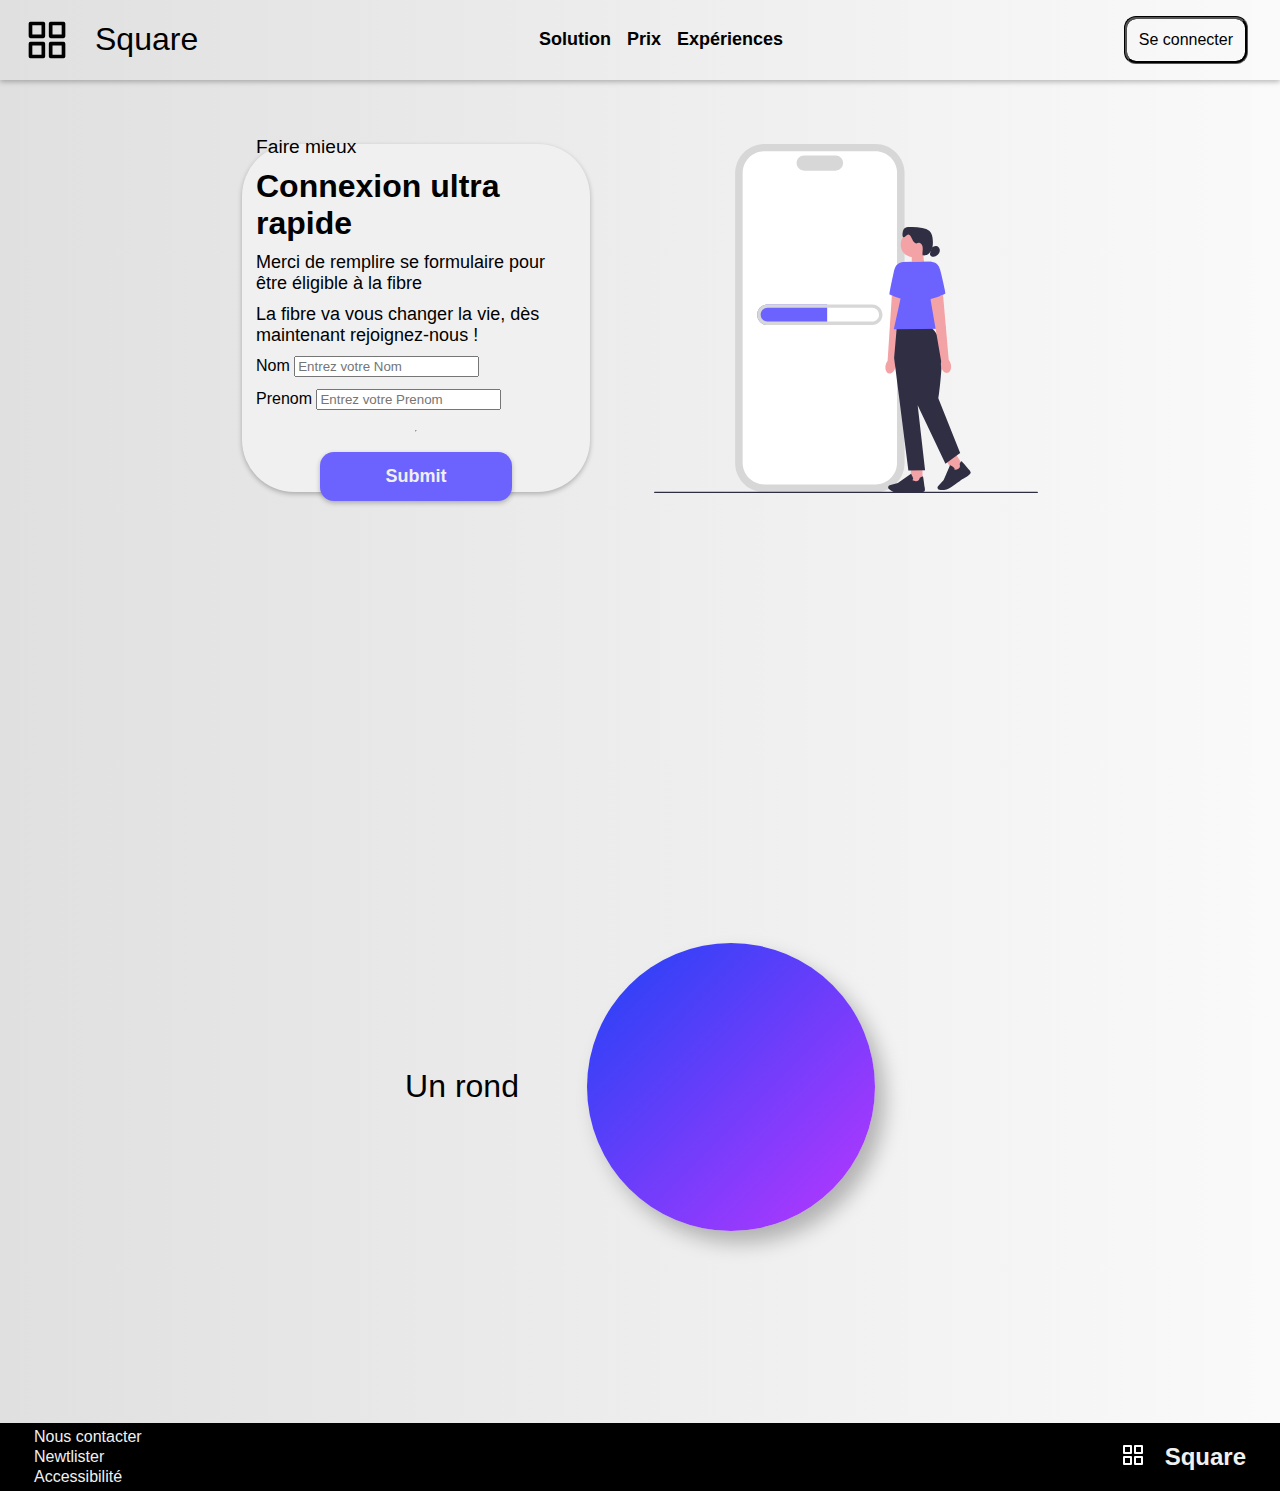
<file: index.html>
<!DOCTYPE html>
<html lang="fr">

<head>
    <meta charset="UTF-8">
    <meta name="viewport" content="width=device-width, initial-scale=1.0">
    <title>Site de Forme</title>
    <link rel="stylesheet" href="styles/style.css">
</head>

<body>
    <header>
        <svg class="logo" xmlns="http://www.w3.org/2000/svg" width="44" height="44" viewBox="0 0 24 24" fill="none"
            stroke="#000000" stroke-width="2" stroke-linecap="round" stroke-linejoin="round">
            <rect x="3" y="3" width="7" height="7"></rect>
            <rect x="14" y="3" width="7" height="7"></rect>
            <rect x="14" y="14" width="7" height="7"></rect>
            <rect x="3" y="14" width="7" height="7"></rect>
        </svg>
        <a href="/index.html" style="text-decoration: none;" class="acc">
            <h1>Square</h1>
        </a>
        <a href="" class="menu" style="text-decoration: none;">Solution</a>
        <a href="" class="menu" style="text-decoration: none;">Prix</a>
        <a href="#okk" class="menu" style="text-decoration: none;">Expériences</a>
        <a href="/pages/connexion.html" class="ytb" style="text-decoration:none">Se connecter</a>
    </header>
    <main class="principal">
        <div class="formulaire">
            <div class="FM">Faire mieux</div>
            <div class="CR">Connexion ultra rapide</div>
            <div class="texte">Merci de remplire se formulaire pour être éligible à la fibre</div>
            <div class="texte">La fibre va vous changer la vie, dès maintenant rejoignez-nous !</div>
            <form class="test">
                <div><label>Nom <input type="text" name="nom" required placeholder="Entrez votre Nom"></label></div>
                <div><label>Prenom <input type="text" name="prenom" required placeholder="Entrez votre Prenom"></label>
                </div>
                <hr>
                <input type="submit" name="envoyer" class="ok">
            </form>
        </div>
        <img class="conn"
            src="images/undraw_undraw_undraw_undraw_undraw_undraw_completion_iqwr_-1-_i0cm_-1-_dai9_-1-_79hl_-1-_mo5e_-1-_6d0e.svg"
            alt="connection">
    </main>
    <main class="figure">
        <div class="titree">Un rond</div>
        <div class="rond" id="okk"></div>
    </main>
    <main>
        <div class="bas_head">
            <div class="infoo">
                <div class="1">Nous contacter</div>
                <div class="2">Newtlister</div>
                <div class="3">Accessibilité</div>
            </div>
            <div class="logo2">
                <div><svg class="logo" xmlns="http://www.w3.org/2000/svg" width="24" height="24" viewBox="0 0 24 24"
                        fill="none" stroke="#FFF" stroke-width="2" stroke-linecap="round" stroke-linejoin="round">
                        <rect x="3" y="3" width="7" height="7"></rect>
                        <rect x="14" y="3" width="7" height="7"></rect>
                        <rect x="14" y="14" width="7" height="7"></rect>
                        <rect x="3" y="14" width="7" height="7"></rect>
                    </svg></div>
                <h2>Square</h2>
            </div>
        </div>
    </main>


</body>

</html>
</file>
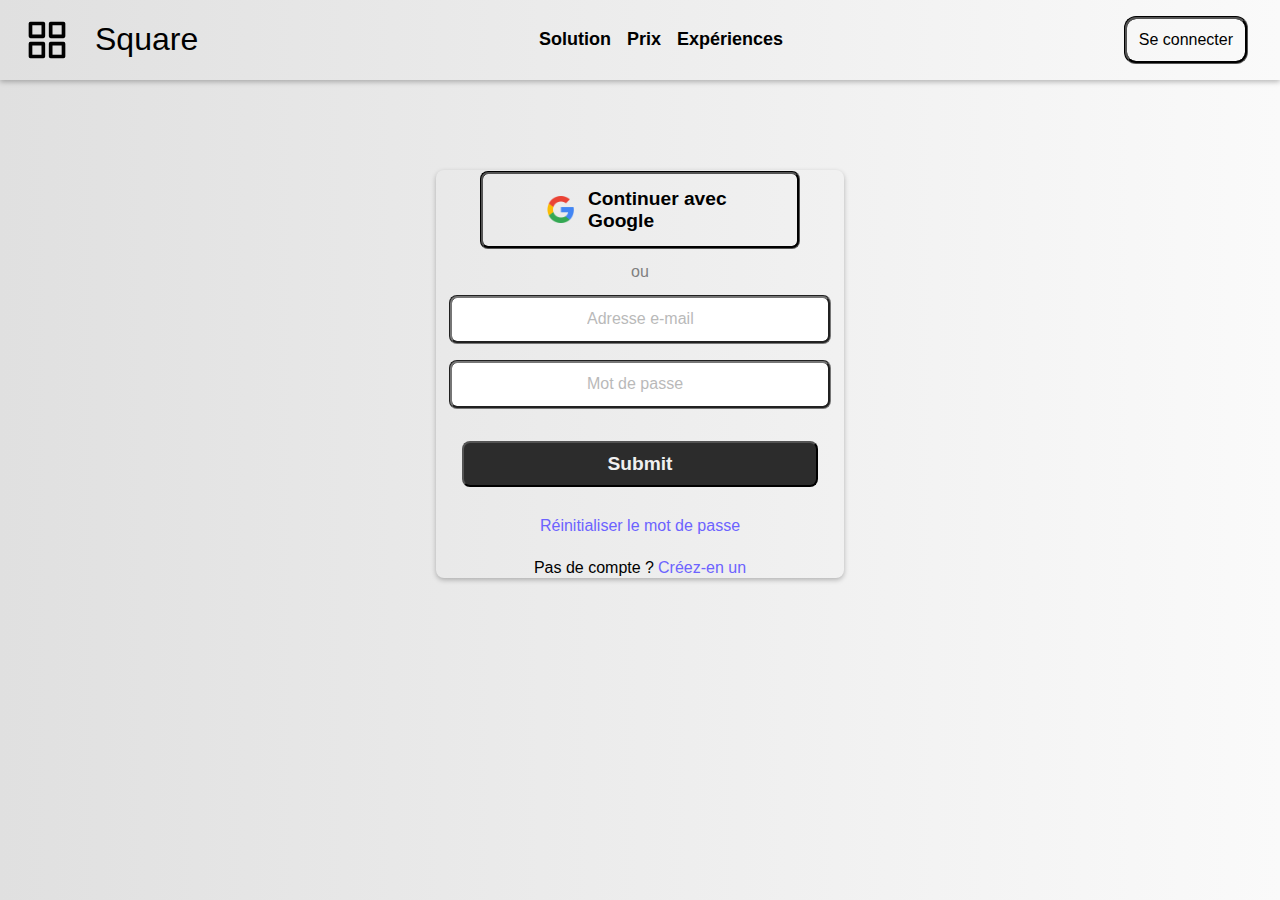
<file: pages/connexion.html>
<!DOCTYPE html>
<html lang="fr">

<head>
    <meta charset="UTF-8">
    <meta name="viewport" content="width=device-width, initial-scale=1.0">
    <title>Site de Forme</title>
    <link rel="stylesheet" href="/styles/style_cx.css">
</head>

<body>
    <header>
        <svg class="logo" xmlns="http://www.w3.org/2000/svg" width="44" height="44" viewBox="0 0 24 24" fill="none"
            stroke="#000000" stroke-width="2" stroke-linecap="round" stroke-linejoin="round">
            <rect x="3" y="3" width="7" height="7"></rect>
            <rect x="14" y="3" width="7" height="7"></rect>
            <rect x="14" y="14" width="7" height="7"></rect>
            <rect x="3" y="14" width="7" height="7"></rect>
        </svg>
        <a href="/index.html" style="text-decoration: none;" class="acc">
            <h1>Square</h1>
        </a>
        <a href="" class="menu" style="text-decoration: none;">Solution</a>
        <a href="" class="menu" style="text-decoration: none;">Prix</a>
        <a href="/index.html#okk" class="menu" style="text-decoration: none;">Expériences</a>
        <a href="" class="ytb" style="text-decoration:none">Se connecter</a>
    </header>
    <main>
        <div class="menu_cx">
            <a href="" style="text-decoration: none;" class="google"><img src="/images/google_logo_icon_169090.png"
                    alt="">Continuer avec Google</a>
            <div class="ou">ou</div>
            <form class="form_cx">
                <div><label><input type="email" name="email" class="rens" required placeholder="Adresse e-mail"
                            pattern="[a-z0-9._%+-]+@[a-z0-9.-]+\.[a-z]{2,}$"></label></div>
                <div><input type="password" name="mdp" class="rens" required placeholder="Mot de passe"
                        pattern="(?=.*\d)(?=.*[a-z])(?=.*[A-Z]).{8,}"
                        title="Pas assez complexe, il faut au moins : 8 caractères, une majuscule, une minuscule et un nombre">
                </div>
                <div><input type="submit" name="envoyer" class="envoyer" ></div>
            </form>
            <a href="" class="crea_comp" style="text-decoration: none;">Réinitialiser le mot de passe</a>
            <div class="crea">
                <div>Pas de compte ?</div>
                <a href="" class="crea_comp2" style="text-decoration: none;">Créez-en un</a>
            </div>
        </div>
    </main>

</body>

</html>
</file>
<file: styles/style.css>
body {
    margin: 0;
    font-family: Arial, Helvetica, sans-serif;
    background: rgb(224, 224, 224);
    background: linear-gradient(90deg, rgba(224, 224, 224, 1) 0%, rgba(250, 250, 250, 1) 100%);
}

html {
    scroll-behavior: smooth;
}

/********************/
/* En-tête */
/********************/

header {
    display: flex;
    align-items: center;
    gap: 16px;
    box-shadow: 0 2px 5px rgba(0, 0, 0, .26)
}

.logo {
    width: 5vw;
    margin-left: 15px;
}

h1 {
    font-weight: 15;
    margin-right: auto;
    color: black;
}

.acc {
    margin-right: auto;
}

.menu {
    font-weight: bold;
    font-size: large;
    color: black;
    cursor: pointer;
}

.ytb {
    margin-left: auto;
    margin-right: 32px;
    border-style: groove;
    border-color: black;
    padding: 12px;
    font-size: medium;
    color: black;
    cursor: pointer;
    border-radius: 12px;
}

.ytb:hover {
    background-color: black;
    color: #f0f0f0;
}

/********************/
/* Page d'acceuil */
/********************/

.principal {
    display: flex;
    align-items: center;
    justify-content: center;
    margin-top: 64px;
    gap: 64px;
}

.formulaire {
    background-color: #f0f0f0;
    width: 25vw;
    display: flex;
    flex-direction: column;
    justify-content: center;
    gap: 10px;
    padding: 14px;
    height: 25vw;
    border-radius: 15%;
    box-shadow: 0px 2px 5px rgba(0, 0, 0, .26);
}

.test {
    display: flex;
    flex-direction: column;
    gap: 12px;
}

.FM {
    font-size: larger;
    font-weight: 500;
}

.CR {
    font-size: xx-large;
    font-weight: bold;
}

.texte {
    font-size: large;
}

.conn {
    width: 30vw;
}

.ok {
    border: none;
    padding: 14px;
    box-shadow: 0 2px 5px rgba(0, 0, 0, .26);
    border-radius: 14px;
    margin-left: 64px;
    margin-right: 64px;
    background-color: #6C63FF;
    font-weight: bold;
    font-size: large;
    color: #f0f0f0;
}

.figure {
    display: flex;
    align-items: center;
    gap: 68px;
    justify-content: center;
    margin-top: 50vb;
}

.rond {
    background: rgb(31, 67, 246);
    background: linear-gradient(135deg, rgba(31, 67, 246, 1) 0%, rgba(186, 55, 255, 1) 100%);
    padding: 144px;
    border-radius: 50%;
    box-shadow: 10px 12px 20px rgba(0, 0, 0, .26);
}

.titree {
    font-weight: 500;
    font-size: xx-large;
}

.bas_head {
    background-color: black;
    color: #f0f0f0;
    display: flex;
    align-items: center;
    margin-top: 15vw;
}

.infoo {
    display: flex;
    gap: 2px;
    flex-direction: column;
    margin-right: auto;
    margin-left: 34px;
}

.logo2 {
    display: flex;
    align-items: center;
    margin-right: 34px;
}
</file>
<file: styles/style_cx.css>
body {
    margin: 0;
    font-family: Arial, Helvetica, sans-serif;
    background: rgb(224, 224, 224);
    background: linear-gradient(90deg, rgba(224, 224, 224, 1) 0%, rgba(250, 250, 250, 1) 100%);
}

/********************/
/* En-tête */
/********************/

header {
    display: flex;
    align-items: center;
    gap: 16px;
    box-shadow: 0 2px 5px rgba(0, 0, 0, .26)
}

.logo {
    width: 5vw;
    margin-left: 15px;
}

h1 {
    font-weight: 15;
    color: black;
}

.acc{
    margin-right: auto;
}

.menu {
    font-weight: bold;
    font-size: large;
    color: black;
    cursor: pointer;
}

.ytb {
    margin-left: auto;
    margin-right: 32px;
    border-style: groove;
    border-color: black;
    padding: 12px;
    font-size: medium;
    color: black;
    cursor: pointer;
    border-radius: 12px;
}

.ytb:hover{
    background-color: black;
    color: #f0f0f0;
}

/********************/
 /* Menu connexion*/
/********************/

.menu_cx {
    display: flex;
    align-items: center;
    justify-content: center;
    flex-direction: column;
    gap: 14px;
    box-shadow: 0 2px 5px rgba(0, 0, 0, .26);
    margin-top: 10vb;
    padding: 44px;
    width: 25vw;
    height: 25vw;
    margin-left: auto;
    margin-right: auto;
    border-radius: 8px;
}
.google{
    display: flex;
    align-items: center;
    gap: 14px;
    color: black;
    font-size: larger;
    font-weight: bold;
    border-style: groove;
    border-radius: 8px;
    padding: 14px;
    padding-left: 64px;
    padding-right: 64px;
}
img{
    width: 3vb;
}

.ou{
    color: gray;
}

.crea{
    display: flex;
    align-items: center;
    gap: 4px;
}

.crea_comp{
    color: #6C63FF;
    margin-bottom: 10px;
}

.crea_comp2{
    color: #6C63FF;
}

.rens{
    border-style: groove;
    border-radius: 8px;
    border-width: 3px;
    padding: 14px;
    padding-left: 135px;
    padding-right: 64px;
}

.form_cx{
    display: flex;
    align-items: center;
    flex-direction: column;
    gap: 16px;
}
::placeholder{
    font-size: larger;
    opacity: 0.5;
}

.envoyer{
    background-color: #2c2c2c;
    color: #f0f0f0;
    font-weight: bolder;
    font-size: larger;
    padding: 10px;
    padding-left: 143px;
    padding-right: 143px;
    border-radius: 8px;
    margin-top: 16px;
    margin-bottom: 16px;
}
</file>
